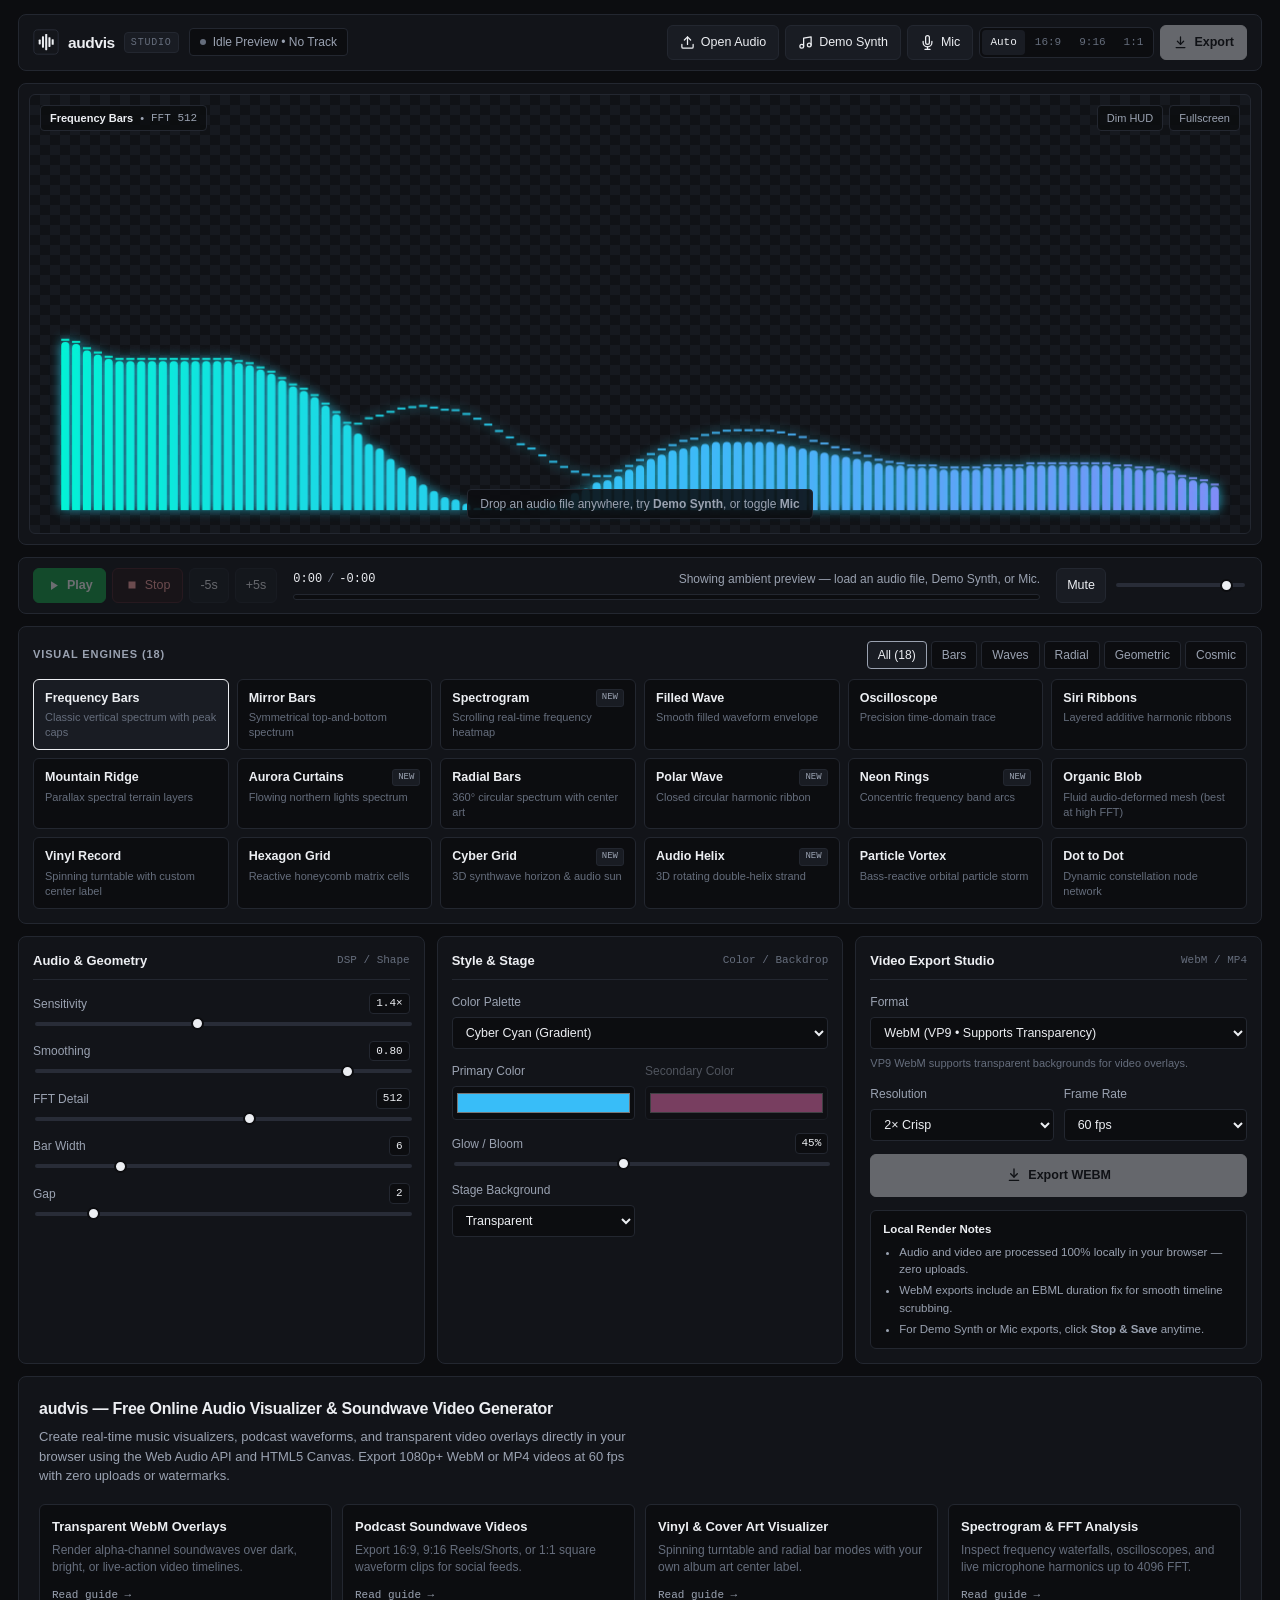
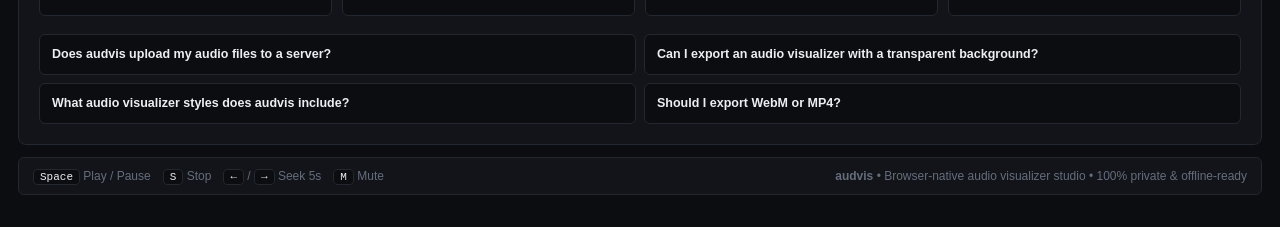
<file: index.html>
<!DOCTYPE html>
<html lang="en">
<head>
  <meta charset="UTF-8" />
  <meta name="viewport" content="width=device-width, initial-scale=1.0" />
  <title>audvis — Free Online Audio Visualizer &amp; Soundwave Video Generator</title>
  <meta name="description" content="audvis is a free, local-first browser audio visualizer and soundwave generator with 18 styles, live mic and demo synth modes, and transparent WebM or MP4 video export." />
  <meta name="keywords" content="audvis, audio visualizer, soundwave generator, music visualizer online, waveform video maker, transparent webm audio visualizer, mp4 audio visualizer, web audio api" />
  <meta name="author" content="NonLaHu" />
  <meta name="robots" content="index, follow, max-image-preview:large" />
  <meta name="theme-color" content="#0c0d10" />
  <link rel="canonical" href="https://audvis-ivory.vercel.app/" />
  <link rel="manifest" href="./manifest.json" />
  <link rel="icon" type="image/svg+xml" href="./assets/audvis-icon.svg" />
  <link rel="apple-touch-icon" href="./assets/audvis-icon.svg" />

  <!-- Open Graph -->
  <meta property="og:type" content="website" />
  <meta property="og:locale" content="en_US" />
  <meta property="og:site_name" content="audvis" />
  <meta property="og:url" content="https://audvis-ivory.vercel.app/" />
  <meta property="og:title" content="audvis — Free Online Audio Visualizer &amp; Soundwave Video Generator" />
  <meta property="og:description" content="Create audio visualizers from MP3, WAV, live microphone, or built-in synth with 18 reactive engines and export transparent WebM or MP4 videos locally in your browser." />
  <meta property="og:image" content="https://audvis-ivory.vercel.app/assets/og-image.png" />
  <meta property="og:image:width" content="1200" />
  <meta property="og:image:height" content="630" />
  <meta property="og:image:alt" content="audvis browser audio visualizer and soundwave studio" />

  <!-- Twitter Card -->
  <meta name="twitter:card" content="summary_large_image" />
  <meta name="twitter:title" content="audvis — Free Online Audio Visualizer &amp; Soundwave Video Generator" />
  <meta name="twitter:description" content="18 browser-native audio visualizers, real-time Web Audio DSP controls, and transparent WebM / MP4 video export with zero uploads." />
  <meta name="twitter:image" content="https://audvis-ivory.vercel.app/assets/og-image.png" />
  <meta name="twitter:image:alt" content="audvis browser audio visualizer and soundwave studio" />

  <!-- Structured Data -->
  <script type="application/ld+json">
    {
      "@context": "https://schema.org",
      "@graph": [
        {
          "@type": "WebApplication",
          "name": "audvis",
          "alternateName": "audvis Audio Visualizer Studio",
          "url": "https://audvis-ivory.vercel.app/",
          "applicationCategory": "MultimediaApplication",
          "operatingSystem": "Any",
          "browserRequirements": "Requires JavaScript, HTML5 Canvas, and Web Audio API",
          "isAccessibleForFree": true,
          "offers": {
            "@type": "Offer",
            "price": "0",
            "priceCurrency": "USD"
          },
          "description": "Local-first online audio visualizer and soundwave video generator with 18 reactive styles, live microphone support, and transparent WebM or MP4 video export.",
          "featureList": [
            "18 audio visualizer engines including Frequency Bars, Mirror Bars, Spectrogram, Radial Bars, Polar Wave, Neon Rings, Vinyl Record, Cyber Grid, Audio Helix, and Particle Vortex",
            "100% client-side Web Audio API analysis with no file uploads",
            "Transparent WebM (VP9) and MP4 video export up to 3x resolution at 60 fps",
            "Built-in 118 BPM Demo Synth and live microphone visualization",
            "Custom center artwork for radial and vinyl visualizers"
          ],
          "author": {
            "@type": "Person",
            "name": "NonLaHu",
            "url": "https://github.com/NonLaHu"
          }
        },
        {
          "@type": "FAQPage",
          "mainEntity": [
            {
              "@type": "Question",
              "name": "Does audvis upload my audio files to a server?",
              "acceptedAnswer": {
                "@type": "Answer",
                "text": "No. audvis runs entirely locally inside your browser using the Web Audio API and HTML5 Canvas, so your audio files and microphone recordings never leave your device."
              }
            },
            {
              "@type": "Question",
              "name": "Can I export an audio visualizer with a transparent background?",
              "acceptedAnswer": {
                "@type": "Answer",
                "text": "Yes. Set Stage Background to Transparent and Export Format to WebM (VP9) to render a video with an alpha channel for video editor overlays."
              }
            },
            {
              "@type": "Question",
              "name": "What audio visualizer styles does audvis include?",
              "acceptedAnswer": {
                "@type": "Answer",
                "text": "audvis includes 18 visualizers: Frequency Bars, Mirror Bars, Spectrogram, Filled Wave, Oscilloscope, Siri Ribbons, Mountain Ridge, Aurora Curtains, Radial Bars, Polar Wave, Neon Rings, Organic Blob, Vinyl Record, Hexagon Grid, Cyber Grid, Audio Helix, Particle Vortex, and Dot to Dot."
              }
            },
            {
              "@type": "Question",
              "name": "Should I export WebM or MP4?",
              "acceptedAnswer": {
                "@type": "Answer",
                "text": "Choose WebM (VP9) when you need transparent backgrounds and smaller overlay files. Choose MP4 when importing directly into Premiere Pro, Final Cut Pro, or Safari (MP4 uses an opaque backdrop)."
              }
            }
          ]
        }
      ]
    }
  </script>

  <link rel="stylesheet" href="./css/audvis.css" />
</head>
<body>
  <div class="audvis-shell">

    <!-- 1. Studio Topbar -->
    <header class="topbar">
      <div class="brand-group">
        <a href="./index.html" class="brand-logo" aria-label="audvis home">
          <img src="./assets/audvis-icon.svg" alt="audvis emblem" width="26" height="26" />
          <span class="brand-name">audvis</span>
          <span class="brand-tag">Studio</span>
        </a>

        <div id="trackPill" class="track-pill" title="Active audio source">
          <span class="track-pill-dot" aria-hidden="true"></span>
          <span id="trackPillText" class="track-pill-text">Idle Preview • No Track</span>
        </div>
      </div>

      <div class="topbar-actions">
        <input type="file" id="audioInput" accept="audio/*" hidden />
        <button id="openAudioBtn" type="button" class="btn">
          <svg width="15" height="15" viewBox="0 0 24 24" fill="none" stroke="currentColor" stroke-width="2" stroke-linecap="round" stroke-linejoin="round" aria-hidden="true"><path d="M21 15v4a2 2 0 0 1-2 2H5a2 2 0 0 1-2-2v-4"/><polyline points="17 8 12 3 7 8"/><line x1="12" y1="3" x2="12" y2="15"/></svg>
          <span>Open Audio</span>
        </button>

        <button id="demoBtn" type="button" class="btn" title="Play built-in 118 BPM synth">
          <svg width="15" height="15" viewBox="0 0 24 24" fill="none" stroke="currentColor" stroke-width="2" stroke-linecap="round" stroke-linejoin="round" aria-hidden="true"><path d="M9 18V5l12-2v13"/><circle cx="6" cy="18" r="3"/><circle cx="18" cy="16" r="3"/></svg>
          <span>Demo Synth</span>
        </button>

        <button id="micBtn" type="button" class="btn" title="Visualize live microphone input">
          <svg width="15" height="15" viewBox="0 0 24 24" fill="none" stroke="currentColor" stroke-width="2" stroke-linecap="round" stroke-linejoin="round" aria-hidden="true"><path d="M12 1a3 3 0 0 0-3 3v8a3 3 0 0 0 6 0V4a3 3 0 0 0-3-3z"/><path d="M19 10v2a7 7 0 0 1-14 0v-2"/><line x1="12" y1="19" x2="12" y2="23"/><line x1="8" y1="23" x2="16" y2="23"/></svg>
          <span>Mic</span>
        </button>

        <div class="aspect-switcher" role="group" aria-label="Stage aspect ratio">
          <button type="button" class="aspect-btn active" data-aspect="auto">Auto</button>
          <button type="button" class="aspect-btn" data-aspect="16-9">16:9</button>
          <button type="button" class="aspect-btn" data-aspect="9-16">9:16</button>
          <button type="button" class="aspect-btn" data-aspect="1-1">1:1</button>
        </div>

        <button id="quickExportBtn" type="button" class="btn btn-primary" disabled>
          <svg width="15" height="15" viewBox="0 0 24 24" fill="none" stroke="currentColor" stroke-width="2" stroke-linecap="round" stroke-linejoin="round" aria-hidden="true"><path d="M12 3v12"/><path d="m7 10 5 5 5-5"/><path d="M5 20h14"/></svg>
          <span>Export</span>
        </button>
      </div>
    </header>

    <main class="audvis-main">
    <!-- 2. Hero Canvas Stage -->
    <section class="stage-section" aria-label="Visualizer Stage">
      <div id="stageViewport" class="stage-viewport checkerboard">
        <canvas id="visualizer"></canvas>

        <div id="stageHud" class="stage-hud">
          <div class="stage-hud-row">
            <div class="hud-pill">
              <strong id="hudModeName">Frequency Bars</strong>
              <span>•</span>
              <span id="hudFftBadge" class="hud-mono">FFT 512</span>
            </div>

            <div style="display:flex;gap:6px;">
              <button id="hudToggleBtn" type="button" class="hud-btn">Dim HUD</button>
              <button id="fullscreenBtn" type="button" class="hud-btn">Fullscreen</button>
            </div>
          </div>

          <div id="stageEmptyBanner" class="stage-empty-banner">
            Drop an audio file anywhere, try <strong>Demo Synth</strong>, or toggle <strong>Mic</strong>
          </div>
        </div>

        <div id="dropOverlay" class="drop-overlay">
          <svg width="36" height="36" viewBox="0 0 24 24" fill="none" stroke="currentColor" stroke-width="2" aria-hidden="true"><path d="M21 15v4a2 2 0 0 1-2 2H5a2 2 0 0 1-2-2v-4"/><polyline points="17 8 12 3 7 8"/><line x1="12" y1="3" x2="12" y2="15"/></svg>
          <span>Drop audio file to load into audvis</span>
        </div>

        <div id="exportOverlay" class="export-overlay hidden" role="dialog" aria-modal="true" aria-labelledby="exportTitle">
          <div class="export-modal">
            <h3 id="exportTitle">Exporting WebM…</h3>
            <div id="exportProgress" class="export-progress-text">Preparing…</div>
            <div class="export-bar-track">
              <div id="exportProgressBar" class="export-bar-fill"></div>
            </div>
            <p style="font-size:12px;color:var(--text-muted);margin:0;">
              Video renders in real time locally in your browser. Keep this tab active until download starts.
            </p>
            <div class="export-modal-actions">
              <button id="exportStopSaveBtn" type="button" class="btn btn-primary hidden">Stop &amp; Save</button>
              <button id="exportCancelBtn" type="button" class="btn btn-danger">Cancel</button>
            </div>
          </div>
        </div>
      </div>
    </section>

    <!-- 3. Transport & Interactive Scrubber Deck -->
    <section class="transport-deck" aria-label="Playback Transport">
      <div class="transport-buttons">
        <button id="playButton" type="button" class="btn btn-play" disabled>
          <svg id="playIcon" width="15" height="15" viewBox="0 0 24 24" fill="currentColor" aria-hidden="true"><path d="M8 5v14l11-7z"/></svg>
          <span id="playButtonLabel">Play</span>
        </button>

        <button id="stopButton" type="button" class="btn btn-danger" disabled>
          <svg width="14" height="14" viewBox="0 0 24 24" fill="currentColor" aria-hidden="true"><path d="M6 6h12v12H6z"/></svg>
          <span>Stop</span>
        </button>

        <button id="back5Btn" type="button" class="btn btn-icon" title="Rewind 5 seconds" disabled>-5s</button>
        <button id="fwd5Btn" type="button" class="btn btn-icon" title="Forward 5 seconds" disabled>+5s</button>
      </div>

      <div class="timeline-area">
        <div class="timeline-meta">
          <div class="time-readout">
            <span id="timeCurrent">0:00</span>
            <span class="time-sep">/</span>
            <span id="timeRemaining">-0:00</span>
          </div>
          <div id="status" class="status-line">Load an audio file, Demo Synth, or Mic to begin.</div>
        </div>
        <div id="seekTrack" class="seek-track" title="Click or drag to seek">
          <div id="progressBar" class="seek-fill"></div>
        </div>
      </div>

      <div class="volume-area">
        <button id="muteBtn" type="button" class="btn btn-icon">Mute</button>
        <input id="volumeSlider" type="range" min="0" max="1" step="0.01" value="0.9" class="volume-slider" aria-label="Volume" />
      </div>
    </section>

    <!-- 4. Visual Mode Strip (18 Visualizers) -->
    <section class="mode-strip" aria-label="Visualizer Styles">
      <div class="mode-strip-header">
        <span class="section-label">Visual Engines (18)</span>
        <div id="categoryTabs" class="category-tabs" role="tablist" aria-label="Filter visualizer categories">
          <button type="button" class="cat-tab active" data-cat="all">All (18)</button>
          <button type="button" class="cat-tab" data-cat="bars">Bars</button>
          <button type="button" class="cat-tab" data-cat="waves">Waves</button>
          <button type="button" class="cat-tab" data-cat="radial">Radial</button>
          <button type="button" class="cat-tab" data-cat="geometric">Geometric</button>
          <button type="button" class="cat-tab" data-cat="cosmic">Cosmic</button>
        </div>
      </div>

      <div id="presetGrid" class="preset-grid"></div>
    </section>

    <!-- 5. Three-Column Modular Inspector -->
    <section class="inspector-grid" aria-label="Studio Controls">

      <!-- Module 1: Audio & Geometry -->
      <div class="inspector-card">
        <div class="inspector-head">
          <h2 class="inspector-title">Audio &amp; Geometry</h2>
          <span class="inspector-sub">DSP / Shape</span>
        </div>

        <div class="control-group">
          <div class="control-row">
            <label for="sensitivity" class="control-label">Sensitivity</label>
            <span id="sensitivityVal" class="kbd-val">1.4×</span>
          </div>
          <input id="sensitivity" type="range" min="0.2" max="3" step="0.1" value="1.4" />
        </div>

        <div class="control-group">
          <div class="control-row">
            <label for="smoothing" class="control-label">Smoothing</label>
            <span id="smoothingVal" class="kbd-val">0.80</span>
          </div>
          <input id="smoothing" type="range" min="0" max="0.95" step="0.05" value="0.8" />
        </div>

        <div class="control-group">
          <div class="control-row">
            <label for="fftSize" class="control-label">FFT Detail</label>
            <span id="fftSizeVal" class="kbd-val">512</span>
          </div>
          <input id="fftSize" type="range" min="5" max="12" step="1" value="9" />
        </div>

        <div id="barWidthContainer" class="control-group">
          <div class="control-row">
            <label for="barWidth" class="control-label">Bar Width</label>
            <span id="barWidthVal" class="kbd-val">6</span>
          </div>
          <input id="barWidth" type="range" min="1" max="24" step="1" value="6" />
        </div>

        <div id="gapContainer" class="control-group">
          <div class="control-row">
            <label for="gapWidth" class="control-label">Gap</label>
            <span id="gapWidthVal" class="kbd-val">2</span>
          </div>
          <input id="gapWidth" type="range" min="0" max="14" step="1" value="2" />
        </div>

        <div id="radialLengthContainer" class="control-group hidden">
          <div class="control-row">
            <label for="radialLength" class="control-label">Radial Scale</label>
            <span id="radialLengthVal" class="kbd-val">1.0×</span>
          </div>
          <input id="radialLength" type="range" min="0.5" max="3" step="0.1" value="1.0" />
        </div>

        <div id="smartTip" class="tip-box hidden"></div>
      </div>

      <!-- Module 2: Appearance & Stage -->
      <div class="inspector-card">
        <div class="inspector-head">
          <h2 class="inspector-title">Style &amp; Stage</h2>
          <span class="inspector-sub">Color / Backdrop</span>
        </div>

        <div class="control-group">
          <label for="colorMode" class="control-label">Color Palette</label>
          <select id="colorMode" class="select-input">
            <option value="cyber">Cyber Cyan (Gradient)</option>
            <option value="sunset">Neon Sunset (Gradient)</option>
            <option value="emerald">Emerald Pulse (Gradient)</option>
            <option value="prism">Prism Rainbow</option>
            <option value="rosegold">Rose Gold</option>
            <option value="duotone">Custom Duotone (Primary + Secondary)</option>
            <option value="solid">Solid Primary Color</option>
          </select>
        </div>

        <div class="two-col">
          <div class="control-group">
            <label for="graphColor" class="control-label">Primary Color</label>
            <input type="color" id="graphColor" value="#38bdf8" class="color-input" />
          </div>
          <div id="secondaryColorWrap" class="control-group">
            <label for="secondaryColor" class="control-label">Secondary Color</label>
            <input type="color" id="secondaryColor" value="#f472b6" class="color-input" />
          </div>
        </div>

        <div class="control-group">
          <div class="control-row">
            <label for="glowSlider" class="control-label">Glow / Bloom</label>
            <span id="glowVal" class="kbd-val">45%</span>
          </div>
          <input id="glowSlider" type="range" min="0" max="100" step="5" value="45" />
        </div>

        <div class="two-col">
          <div class="control-group">
            <label for="bgMode" class="control-label">Stage Background</label>
            <select id="bgMode" class="select-input">
              <option value="transparent">Transparent</option>
              <option value="dark">Obsidian Dark</option>
              <option value="light">Studio Light</option>
              <option value="custom">Custom Color</option>
            </select>
          </div>
          <div id="bgCustomColorContainer" class="control-group hidden">
            <label for="bgCustomColor" class="control-label">Custom BG</label>
            <input type="color" id="bgCustomColor" value="#0b0d12" class="color-input" />
          </div>
        </div>

        <div id="radialImageContainer" class="control-group hidden">
          <label class="control-label">Center Artwork (Radial / Vinyl Label)</label>
          <div class="art-row">
            <div class="file-btn-wrap">
              <button type="button" class="btn" style="width:100%;">
                <span id="centerImageLabel">Upload Center Art</span>
              </button>
              <input type="file" id="radialImage" accept="image/*" />
            </div>
            <button id="clearCenterImageBtn" type="button" class="btn btn-danger hidden">Clear</button>
          </div>
        </div>
      </div>

      <!-- Module 3: Video Export Studio -->
      <div class="inspector-card">
        <div class="inspector-head">
          <h2 class="inspector-title">Video Export Studio</h2>
          <span class="inspector-sub">WebM / MP4</span>
        </div>

        <div class="control-group">
          <label for="exportFormat" class="control-label">Format</label>
          <select id="exportFormat" class="select-input">
            <option value="webm" selected>WebM (VP9 • Supports Transparency)</option>
            <option value="mp4">MP4 (Best for Video Editors)</option>
          </select>
          <span id="exportFormatHint" style="font-size:11px;color:var(--text-muted);"></span>
        </div>

        <div class="two-col">
          <div class="control-group">
            <label for="exportScale" class="control-label">Resolution</label>
            <select id="exportScale" class="select-input">
              <option value="1">1× Preview</option>
              <option value="1.5">1.5× HD</option>
              <option value="2" selected>2× Crisp</option>
              <option value="3">3× Ultra</option>
            </select>
          </div>

          <div class="control-group">
            <label for="exportFps" class="control-label">Frame Rate</label>
            <select id="exportFps" class="select-input">
              <option value="30">30 fps</option>
              <option value="60" selected>60 fps</option>
            </select>
          </div>
        </div>

        <button id="exportButton" type="button" class="btn btn-primary" style="width:100%;padding:11px 14px;" disabled>
          <svg width="16" height="16" viewBox="0 0 24 24" fill="none" stroke="currentColor" stroke-width="2" stroke-linecap="round" stroke-linejoin="round" aria-hidden="true"><path d="M12 3v12"/><path d="m7 10 5 5 5-5"/><path d="M5 20h14"/></svg>
          <span id="exportButtonLabel">Export WEBM</span>
        </button>

        <div class="notes-box">
          <strong style="color:var(--text-primary);">Local Render Notes</strong>
          <ul>
            <li>Audio and video are processed 100% locally in your browser — zero uploads.</li>
            <li>WebM exports include an EBML duration fix for smooth timeline scrubbing.</li>
            <li>For Demo Synth or Mic exports, click <strong>Stop &amp; Save</strong> anytime.</li>
          </ul>
        </div>
      </div>

    </section>

    <!-- Below-the-fold Overview, Use-Case Guides & FAQ -->
    <section class="seo-section" aria-label="About audvis and workflow guides">
      <div class="seo-header">
        <h1>audvis — Free Online Audio Visualizer &amp; Soundwave Video Generator</h1>
        <p>
          Create real-time music visualizers, podcast waveforms, and transparent video overlays directly in your browser using the Web Audio API and HTML5 Canvas. Export 1080p+ WebM or MP4 videos at 60 fps with zero uploads or watermarks.
        </p>
      </div>

      <div class="seo-grid">
        <a class="seo-card" href="./transparent-webm-visualizer.html">
          <h3>Transparent WebM Overlays</h3>
          <p>Render alpha-channel soundwaves over dark, bright, or live-action video timelines.</p>
          <span class="seo-card-link">Read guide →</span>
        </a>
        <a class="seo-card" href="./podcast-soundwave-generator.html">
          <h3>Podcast Soundwave Videos</h3>
          <p>Export 16:9, 9:16 Reels/Shorts, or 1:1 square waveform clips for social feeds.</p>
          <span class="seo-card-link">Read guide →</span>
        </a>
        <a class="seo-card" href="./vinyl-music-visualizer.html">
          <h3>Vinyl &amp; Cover Art Visualizer</h3>
          <p>Spinning turntable and radial bar modes with your own album art center label.</p>
          <span class="seo-card-link">Read guide →</span>
        </a>
        <a class="seo-card" href="./spectrogram-audio-visualizer.html">
          <h3>Spectrogram &amp; FFT Analysis</h3>
          <p>Inspect frequency waterfalls, oscilloscopes, and live microphone harmonics up to 4096 FFT.</p>
          <span class="seo-card-link">Read guide →</span>
        </a>
      </div>

      <div class="faq-list">
        <details class="faq-item">
          <summary>Does audvis upload my audio files to a server?</summary>
          <p>No. audvis runs entirely locally inside your browser using the Web Audio API and HTML5 Canvas, so your audio files and microphone recordings never leave your device.</p>
        </details>
        <details class="faq-item">
          <summary>Can I export an audio visualizer with a transparent background?</summary>
          <p>Yes. Set Stage Background to Transparent and Export Format to WebM (VP9) to render a video with an alpha channel for video editor overlays.</p>
        </details>
        <details class="faq-item">
          <summary>What audio visualizer styles does audvis include?</summary>
          <p>audvis includes 18 visualizers: Frequency Bars, Mirror Bars, Spectrogram, Filled Wave, Oscilloscope, Siri Ribbons, Mountain Ridge, Aurora Curtains, Radial Bars, Polar Wave, Neon Rings, Organic Blob, Vinyl Record, Hexagon Grid, Cyber Grid, Audio Helix, Particle Vortex, and Dot to Dot.</p>
        </details>
        <details class="faq-item">
          <summary>Should I export WebM or MP4?</summary>
          <p>Choose WebM (VP9) when you need transparent backgrounds and smaller overlay files. Choose MP4 when importing directly into Premiere Pro, Final Cut Pro, or Safari (MP4 uses an opaque backdrop).</p>
        </details>
      </div>
    </section>
    </main>

    <!-- 6. Keyboard Shortcuts & Minimal Footer -->
    <footer class="shortcuts-bar">
      <div class="shortcuts-list">
        <span><span class="kbd">Space</span> Play / Pause</span>
        <span><span class="kbd">S</span> Stop</span>
        <span><span class="kbd">←</span> / <span class="kbd">→</span> Seek 5s</span>
        <span><span class="kbd">M</span> Mute</span>
      </div>
      <div>
        <strong>audvis</strong> • Browser-native audio visualizer studio • 100% private &amp; offline-ready
      </div>
    </footer>

  </div>

  <noscript>
    <p style="color:#eceef2;text-align:center;padding:24px;font-family:sans-serif;">
      audvis requires JavaScript to analyze audio with the Web Audio API and render canvas visualizations.
    </p>
  </noscript>

  <script defer src="./js/webm-duration.js"></script>
  <script defer src="./js/audio-engine.js"></script>
  <script defer src="./js/visualizers.js"></script>
  <script defer src="./js/exporter.js"></script>
  <script defer src="./js/app.js"></script>
</body>
</html>
</file>
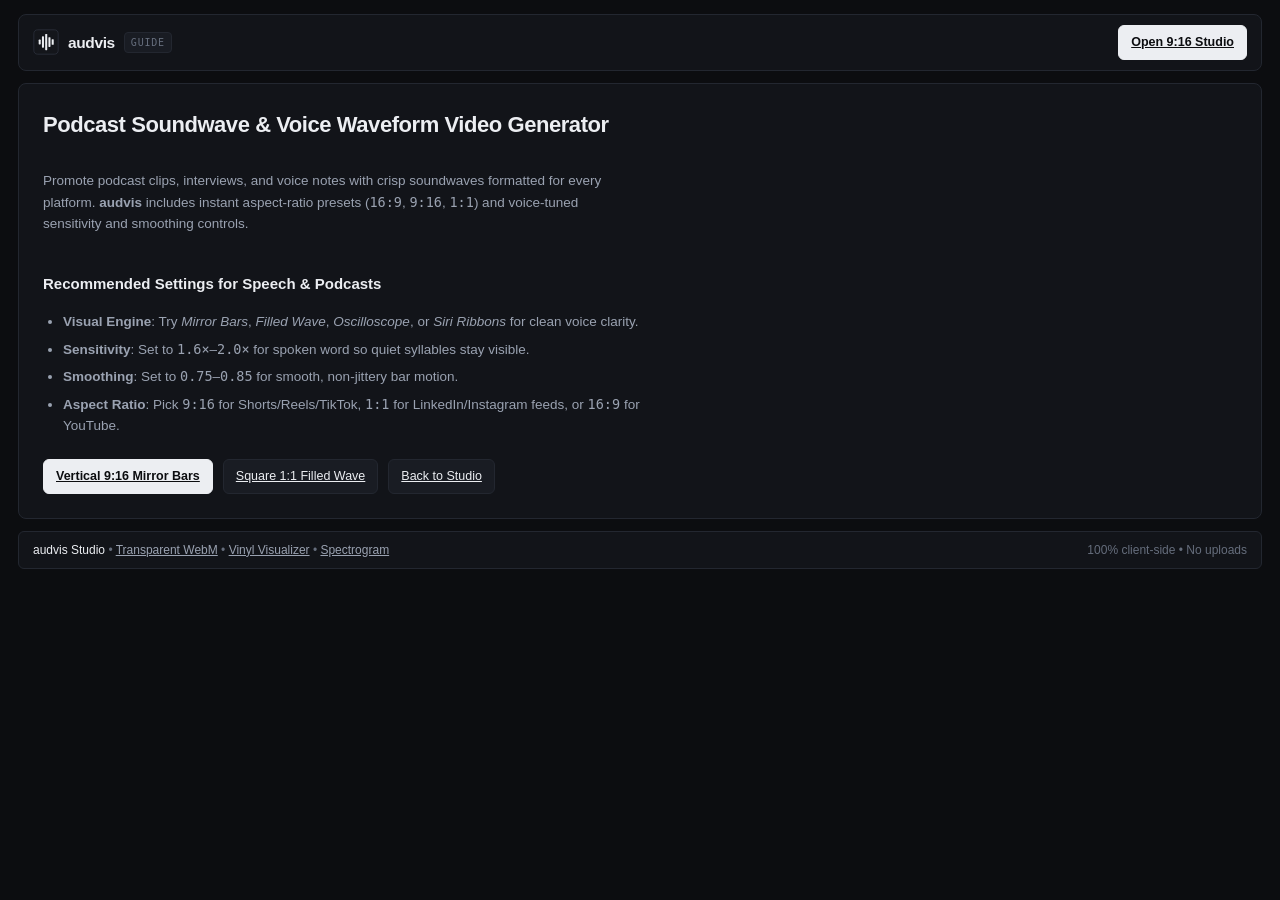
<file: podcast-soundwave-generator.html>
<!DOCTYPE html>
<html lang="en">
<head>
  <meta charset="UTF-8" />
  <meta name="viewport" content="width=device-width, initial-scale=1.0" />
  <title>Podcast Soundwave Generator — 9:16, 1:1 &amp; 16:9 Waveform Videos | audvis</title>
  <meta name="description" content="Turn podcast episodes and voice clips into clean animated soundwave videos for YouTube Shorts, Reels, TikTok (9:16), Instagram (1:1), and YouTube (16:9) locally in your browser." />
  <meta name="robots" content="index, follow, max-image-preview:large" />
  <meta name="theme-color" content="#0c0d10" />
  <link rel="canonical" href="https://audvis-ivory.vercel.app/podcast-soundwave-generator.html" />
  <link rel="icon" type="image/svg+xml" href="./assets/audvis-icon.svg" />
  <meta property="og:type" content="article" />
  <meta property="og:site_name" content="audvis" />
  <meta property="og:url" content="https://audvis-ivory.vercel.app/podcast-soundwave-generator.html" />
  <meta property="og:title" content="Podcast Soundwave Generator — 9:16, 1:1 &amp; 16:9 Waveform Videos | audvis" />
  <meta property="og:description" content="Export clean podcast waveform clips in vertical 9:16, square 1:1, or widescreen 16:9 with zero watermarks." />
  <meta property="og:image" content="https://audvis-ivory.vercel.app/assets/og-image.png" />
  <meta name="twitter:card" content="summary_large_image" />
  <meta name="twitter:title" content="Podcast Soundwave Generator | audvis" />
  <meta name="twitter:description" content="Create podcast soundwave videos in 9:16, 1:1, or 16:9 directly in your browser." />
  <meta name="twitter:image" content="https://audvis-ivory.vercel.app/assets/og-image.png" />
  <script type="application/ld+json">
    {
      "@context": "https://schema.org",
      "@type": "BreadcrumbList",
      "itemListElement": [
        { "@type": "ListItem", "position": 1, "name": "audvis", "item": "https://audvis-ivory.vercel.app/" },
        { "@type": "ListItem", "position": 2, "name": "Podcast Soundwave Generator", "item": "https://audvis-ivory.vercel.app/podcast-soundwave-generator.html" }
      ]
    }
  </script>
  <link rel="stylesheet" href="./css/audvis.css" />
</head>
<body>
  <div class="audvis-shell">
    <header class="topbar">
      <div class="brand-group">
        <a href="./index.html" class="brand-logo" aria-label="audvis home">
          <img src="./assets/audvis-icon.svg" alt="audvis emblem" width="26" height="26" />
          <span class="brand-name">audvis</span>
          <span class="brand-tag">Guide</span>
        </a>
      </div>
      <div class="topbar-actions">
        <a href="./index.html?style=mirrorBars&aspect=9-16&bg=dark" class="btn btn-primary">Open 9:16 Studio</a>
      </div>
    </header>

    <main class="guide-article">
      <h1>Podcast Soundwave &amp; Voice Waveform Video Generator</h1>
      <p>
        Promote podcast clips, interviews, and voice notes with crisp soundwaves formatted for every platform. <strong>audvis</strong> includes instant aspect-ratio presets (<code>16:9</code>, <code>9:16</code>, <code>1:1</code>) and voice-tuned sensitivity and smoothing controls.
      </p>

      <h2>Recommended Settings for Speech &amp; Podcasts</h2>
      <ul>
        <li><strong>Visual Engine</strong>: Try <em>Mirror Bars</em>, <em>Filled Wave</em>, <em>Oscilloscope</em>, or <em>Siri Ribbons</em> for clean voice clarity.</li>
        <li><strong>Sensitivity</strong>: Set to <code>1.6×</code>–<code>2.0×</code> for spoken word so quiet syllables stay visible.</li>
        <li><strong>Smoothing</strong>: Set to <code>0.75</code>–<code>0.85</code> for smooth, non-jittery bar motion.</li>
        <li><strong>Aspect Ratio</strong>: Pick <code>9:16</code> for Shorts/Reels/TikTok, <code>1:1</code> for LinkedIn/Instagram feeds, or <code>16:9</code> for YouTube.</li>
      </ul>

      <div class="guide-cta-row">
        <a href="./index.html?style=mirrorBars&aspect=9-16&bg=dark" class="btn btn-primary">Vertical 9:16 Mirror Bars</a>
        <a href="./index.html?style=wave&aspect=1-1&bg=dark" class="btn">Square 1:1 Filled Wave</a>
        <a href="./index.html" class="btn">Back to Studio</a>
      </div>
    </main>

    <footer class="shortcuts-bar">
      <div><a href="./index.html" style="color:var(--text-primary);text-decoration:none;">audvis Studio</a> • <a href="./transparent-webm-visualizer.html" style="color:var(--text-secondary);">Transparent WebM</a> • <a href="./vinyl-music-visualizer.html" style="color:var(--text-secondary);">Vinyl Visualizer</a> • <a href="./spectrogram-audio-visualizer.html" style="color:var(--text-secondary);">Spectrogram</a></div>
      <div>100% client-side • No uploads</div>
    </footer>
  </div>
</body>
</html>
</file>
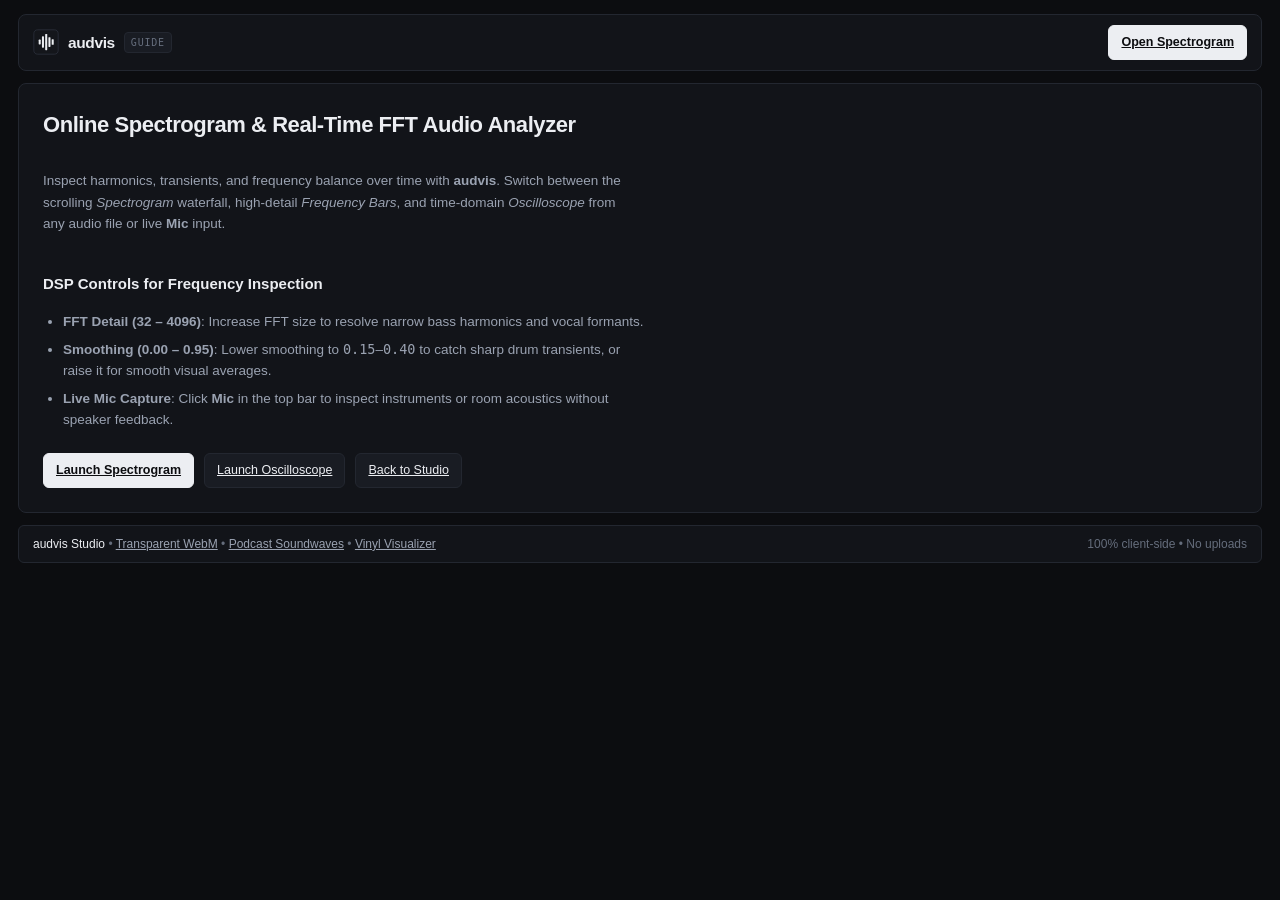
<file: spectrogram-audio-visualizer.html>
<!DOCTYPE html>
<html lang="en">
<head>
  <meta charset="UTF-8" />
  <meta name="viewport" content="width=device-width, initial-scale=1.0" />
  <title>Online Spectrogram &amp; FFT Spectrum Analyzer | audvis</title>
  <meta name="description" content="Visualize scrolling frequency spectrograms, FFT bars up to 4096 bins, and real-time oscilloscopes from audio files or your live microphone in your browser." />
  <meta name="robots" content="index, follow, max-image-preview:large" />
  <meta name="theme-color" content="#0c0d10" />
  <link rel="canonical" href="https://audvis-ivory.vercel.app/spectrogram-audio-visualizer.html" />
  <link rel="icon" type="image/svg+xml" href="./assets/audvis-icon.svg" />
  <meta property="og:type" content="article" />
  <meta property="og:site_name" content="audvis" />
  <meta property="og:url" content="https://audvis-ivory.vercel.app/spectrogram-audio-visualizer.html" />
  <meta property="og:title" content="Online Spectrogram &amp; FFT Spectrum Analyzer | audvis" />
  <meta property="og:description" content="Real-time scrolling waterfall spectrogram, FFT detail up to 4096, and live microphone visualization." />
  <meta property="og:image" content="https://audvis-ivory.vercel.app/assets/og-image.png" />
  <meta name="twitter:card" content="summary_large_image" />
  <meta name="twitter:title" content="Online Spectrogram &amp; FFT Analyzer | audvis" />
  <meta name="twitter:description" content="Inspect live audio frequencies with scrolling spectrograms, oscilloscopes, and 4096 FFT detail." />
  <meta name="twitter:image" content="https://audvis-ivory.vercel.app/assets/og-image.png" />
  <script type="application/ld+json">
    {
      "@context": "https://schema.org",
      "@type": "BreadcrumbList",
      "itemListElement": [
        { "@type": "ListItem", "position": 1, "name": "audvis", "item": "https://audvis-ivory.vercel.app/" },
        { "@type": "ListItem", "position": 2, "name": "Spectrogram & FFT Analysis", "item": "https://audvis-ivory.vercel.app/spectrogram-audio-visualizer.html" }
      ]
    }
  </script>
  <link rel="stylesheet" href="./css/audvis.css" />
</head>
<body>
  <div class="audvis-shell">
    <header class="topbar">
      <div class="brand-group">
        <a href="./index.html" class="brand-logo" aria-label="audvis home">
          <img src="./assets/audvis-icon.svg" alt="audvis emblem" width="26" height="26" />
          <span class="brand-name">audvis</span>
          <span class="brand-tag">Guide</span>
        </a>
      </div>
      <div class="topbar-actions">
        <a href="./index.html?style=waterfall&bg=dark" class="btn btn-primary">Open Spectrogram</a>
      </div>
    </header>

    <main class="guide-article">
      <h1>Online Spectrogram &amp; Real-Time FFT Audio Analyzer</h1>
      <p>
        Inspect harmonics, transients, and frequency balance over time with <strong>audvis</strong>. Switch between the scrolling <em>Spectrogram</em> waterfall, high-detail <em>Frequency Bars</em>, and time-domain <em>Oscilloscope</em> from any audio file or live <strong>Mic</strong> input.
      </p>

      <h2>DSP Controls for Frequency Inspection</h2>
      <ul>
        <li><strong>FFT Detail (32 – 4096)</strong>: Increase FFT size to resolve narrow bass harmonics and vocal formants.</li>
        <li><strong>Smoothing (0.00 – 0.95)</strong>: Lower smoothing to <code>0.15</code>–<code>0.40</code> to catch sharp drum transients, or raise it for smooth visual averages.</li>
        <li><strong>Live Mic Capture</strong>: Click <strong>Mic</strong> in the top bar to inspect instruments or room acoustics without speaker feedback.</li>
      </ul>

      <div class="guide-cta-row">
        <a href="./index.html?style=waterfall&bg=dark" class="btn btn-primary">Launch Spectrogram</a>
        <a href="./index.html?style=line&bg=dark" class="btn">Launch Oscilloscope</a>
        <a href="./index.html" class="btn">Back to Studio</a>
      </div>
    </main>

    <footer class="shortcuts-bar">
      <div><a href="./index.html" style="color:var(--text-primary);text-decoration:none;">audvis Studio</a> • <a href="./transparent-webm-visualizer.html" style="color:var(--text-secondary);">Transparent WebM</a> • <a href="./podcast-soundwave-generator.html" style="color:var(--text-secondary);">Podcast Soundwaves</a> • <a href="./vinyl-music-visualizer.html" style="color:var(--text-secondary);">Vinyl Visualizer</a></div>
      <div>100% client-side • No uploads</div>
    </footer>
  </div>
</body>
</html>
</file>
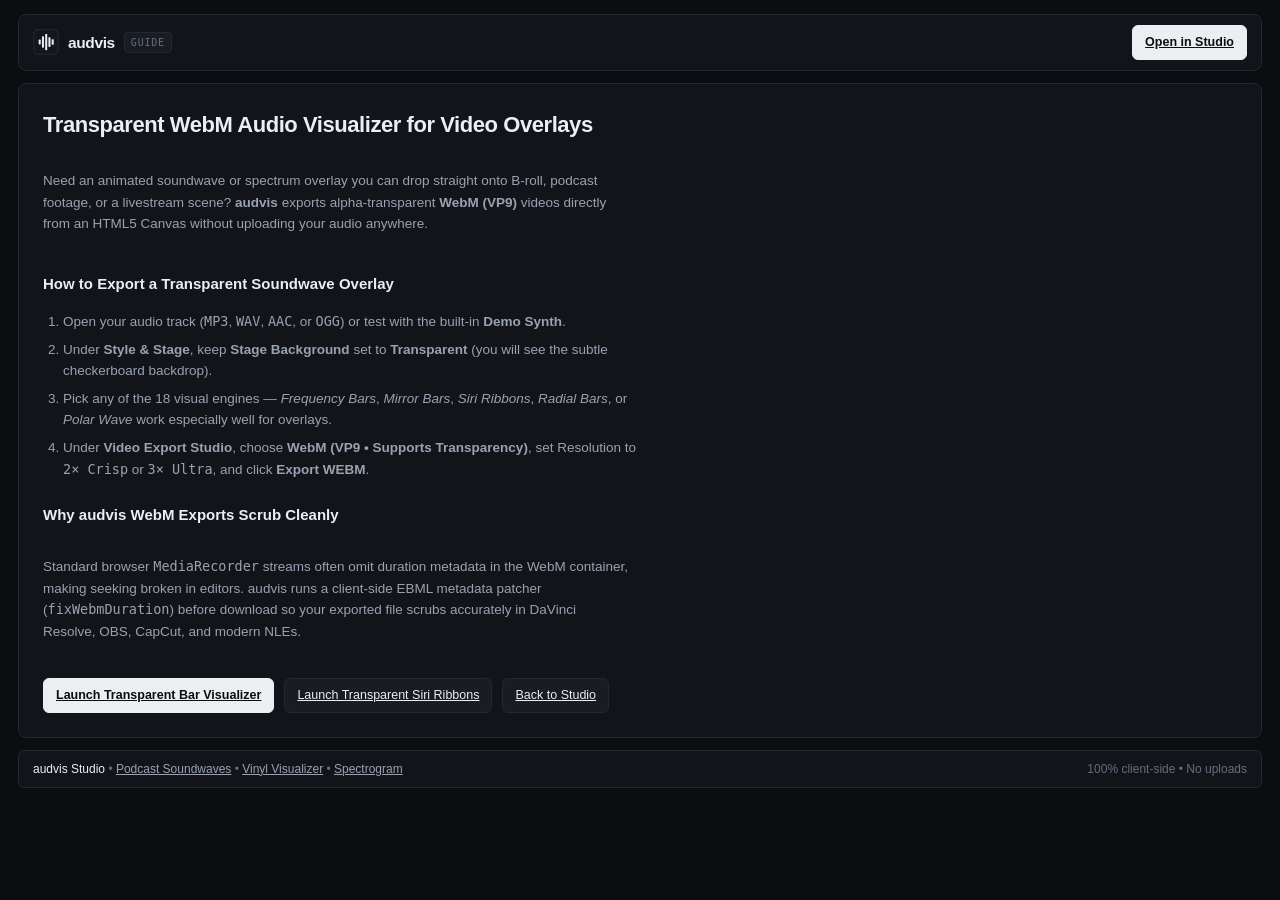
<file: transparent-webm-visualizer.html>
<!DOCTYPE html>
<html lang="en">
<head>
  <meta charset="UTF-8" />
  <meta name="viewport" content="width=device-width, initial-scale=1.0" />
  <title>Transparent WebM Audio Visualizer — Alpha Overlay Video Export | audvis</title>
  <meta name="description" content="Export transparent WebM (VP9) audio visualizer overlays directly in your browser. Zero uploads, 18 soundwave styles, and EBML duration fix for Premiere, DaVinci Resolve, and OBS." />
  <meta name="robots" content="index, follow, max-image-preview:large" />
  <meta name="theme-color" content="#0c0d10" />
  <link rel="canonical" href="https://audvis-ivory.vercel.app/transparent-webm-visualizer.html" />
  <link rel="icon" type="image/svg+xml" href="./assets/audvis-icon.svg" />
  <meta property="og:type" content="article" />
  <meta property="og:site_name" content="audvis" />
  <meta property="og:url" content="https://audvis-ivory.vercel.app/transparent-webm-visualizer.html" />
  <meta property="og:title" content="Transparent WebM Audio Visualizer — Alpha Overlay Export | audvis" />
  <meta property="og:description" content="Render alpha-transparent VP9 WebM soundwave overlays up to 3x resolution locally in your browser." />
  <meta property="og:image" content="https://audvis-ivory.vercel.app/assets/og-image.png" />
  <meta name="twitter:card" content="summary_large_image" />
  <meta name="twitter:title" content="Transparent WebM Audio Visualizer | audvis" />
  <meta name="twitter:description" content="Export transparent WebM (VP9) audio visualizer overlays in your browser with zero uploads." />
  <meta name="twitter:image" content="https://audvis-ivory.vercel.app/assets/og-image.png" />
  <script type="application/ld+json">
    {
      "@context": "https://schema.org",
      "@type": "BreadcrumbList",
      "itemListElement": [
        { "@type": "ListItem", "position": 1, "name": "audvis", "item": "https://audvis-ivory.vercel.app/" },
        { "@type": "ListItem", "position": 2, "name": "Transparent WebM Visualizer", "item": "https://audvis-ivory.vercel.app/transparent-webm-visualizer.html" }
      ]
    }
  </script>
  <link rel="stylesheet" href="./css/audvis.css" />
</head>
<body>
  <div class="audvis-shell">
    <header class="topbar">
      <div class="brand-group">
        <a href="./index.html" class="brand-logo" aria-label="audvis home">
          <img src="./assets/audvis-icon.svg" alt="audvis emblem" width="26" height="26" />
          <span class="brand-name">audvis</span>
          <span class="brand-tag">Guide</span>
        </a>
      </div>
      <div class="topbar-actions">
        <a href="./index.html?style=bar&bg=transparent&format=webm" class="btn btn-primary">Open in Studio</a>
      </div>
    </header>

    <main class="guide-article">
      <h1>Transparent WebM Audio Visualizer for Video Overlays</h1>
      <p>
        Need an animated soundwave or spectrum overlay you can drop straight onto B-roll, podcast footage, or a livestream scene? <strong>audvis</strong> exports alpha-transparent <strong>WebM (VP9)</strong> videos directly from an HTML5 Canvas without uploading your audio anywhere.
      </p>

      <h2>How to Export a Transparent Soundwave Overlay</h2>
      <ol>
        <li>Open your audio track (<code>MP3</code>, <code>WAV</code>, <code>AAC</code>, or <code>OGG</code>) or test with the built-in <strong>Demo Synth</strong>.</li>
        <li>Under <strong>Style &amp; Stage</strong>, keep <strong>Stage Background</strong> set to <strong>Transparent</strong> (you will see the subtle checkerboard backdrop).</li>
        <li>Pick any of the 18 visual engines — <em>Frequency Bars</em>, <em>Mirror Bars</em>, <em>Siri Ribbons</em>, <em>Radial Bars</em>, or <em>Polar Wave</em> work especially well for overlays.</li>
        <li>Under <strong>Video Export Studio</strong>, choose <strong>WebM (VP9 • Supports Transparency)</strong>, set Resolution to <code>2× Crisp</code> or <code>3× Ultra</code>, and click <strong>Export WEBM</strong>.</li>
      </ol>

      <h2>Why audvis WebM Exports Scrub Cleanly</h2>
      <p>
        Standard browser <code>MediaRecorder</code> streams often omit duration metadata in the WebM container, making seeking broken in editors. audvis runs a client-side EBML metadata patcher (<code>fixWebmDuration</code>) before download so your exported file scrubs accurately in DaVinci Resolve, OBS, CapCut, and modern NLEs.
      </p>

      <div class="guide-cta-row">
        <a href="./index.html?style=bar&bg=transparent&format=webm" class="btn btn-primary">Launch Transparent Bar Visualizer</a>
        <a href="./index.html?style=siri&bg=transparent&format=webm" class="btn">Launch Transparent Siri Ribbons</a>
        <a href="./index.html" class="btn">Back to Studio</a>
      </div>
    </main>

    <footer class="shortcuts-bar">
      <div><a href="./index.html" style="color:var(--text-primary);text-decoration:none;">audvis Studio</a> • <a href="./podcast-soundwave-generator.html" style="color:var(--text-secondary);">Podcast Soundwaves</a> • <a href="./vinyl-music-visualizer.html" style="color:var(--text-secondary);">Vinyl Visualizer</a> • <a href="./spectrogram-audio-visualizer.html" style="color:var(--text-secondary);">Spectrogram</a></div>
      <div>100% client-side • No uploads</div>
    </footer>
  </div>
</body>
</html>
</file>
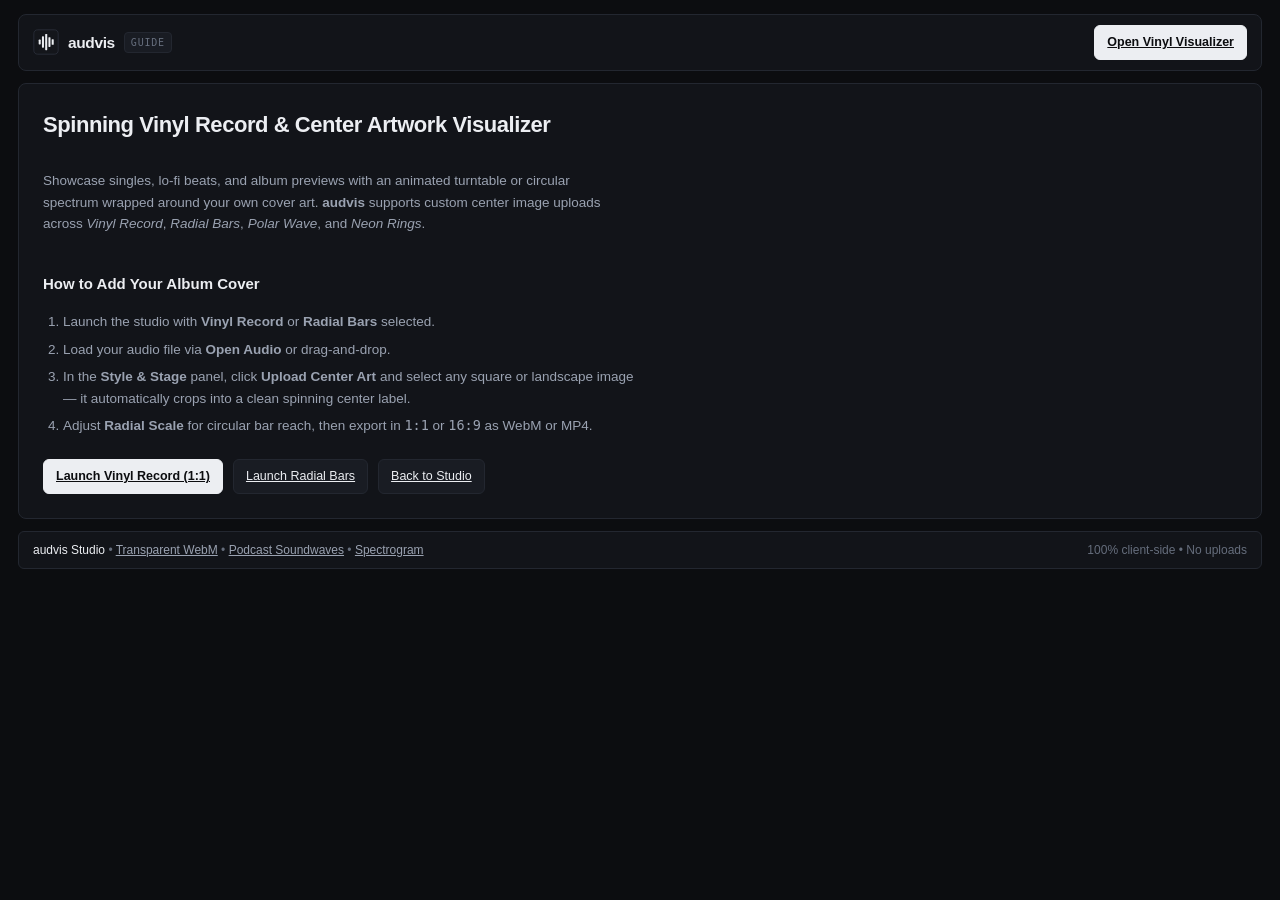
<file: vinyl-music-visualizer.html>
<!DOCTYPE html>
<html lang="en">
<head>
  <meta charset="UTF-8" />
  <meta name="viewport" content="width=device-width, initial-scale=1.0" />
  <title>Vinyl Record &amp; Cover Art Audio Visualizer Maker | audvis</title>
  <meta name="description" content="Create spinning vinyl record and radial cover-art music visualizers online. Upload your track and album art, customize colors, and export WebM or MP4 locally." />
  <meta name="robots" content="index, follow, max-image-preview:large" />
  <meta name="theme-color" content="#0c0d10" />
  <link rel="canonical" href="https://audvis-ivory.vercel.app/vinyl-music-visualizer.html" />
  <link rel="icon" type="image/svg+xml" href="./assets/audvis-icon.svg" />
  <meta property="og:type" content="article" />
  <meta property="og:site_name" content="audvis" />
  <meta property="og:url" content="https://audvis-ivory.vercel.app/vinyl-music-visualizer.html" />
  <meta property="og:title" content="Vinyl Record &amp; Cover Art Audio Visualizer Maker | audvis" />
  <meta property="og:description" content="Spinning turntable with animated tonearm, grooves, and custom center album artwork." />
  <meta property="og:image" content="https://audvis-ivory.vercel.app/assets/og-image.png" />
  <meta name="twitter:card" content="summary_large_image" />
  <meta name="twitter:title" content="Vinyl Record Audio Visualizer | audvis" />
  <meta name="twitter:description" content="Create spinning vinyl record and radial cover-art music visualizers in your browser." />
  <meta name="twitter:image" content="https://audvis-ivory.vercel.app/assets/og-image.png" />
  <script type="application/ld+json">
    {
      "@context": "https://schema.org",
      "@type": "BreadcrumbList",
      "itemListElement": [
        { "@type": "ListItem", "position": 1, "name": "audvis", "item": "https://audvis-ivory.vercel.app/" },
        { "@type": "ListItem", "position": 2, "name": "Vinyl Music Visualizer", "item": "https://audvis-ivory.vercel.app/vinyl-music-visualizer.html" }
      ]
    }
  </script>
  <link rel="stylesheet" href="./css/audvis.css" />
</head>
<body>
  <div class="audvis-shell">
    <header class="topbar">
      <div class="brand-group">
        <a href="./index.html" class="brand-logo" aria-label="audvis home">
          <img src="./assets/audvis-icon.svg" alt="audvis emblem" width="26" height="26" />
          <span class="brand-name">audvis</span>
          <span class="brand-tag">Guide</span>
        </a>
      </div>
      <div class="topbar-actions">
        <a href="./index.html?style=vinyl&aspect=1-1&bg=dark" class="btn btn-primary">Open Vinyl Visualizer</a>
      </div>
    </header>

    <main class="guide-article">
      <h1>Spinning Vinyl Record &amp; Center Artwork Visualizer</h1>
      <p>
        Showcase singles, lo-fi beats, and album previews with an animated turntable or circular spectrum wrapped around your own cover art. <strong>audvis</strong> supports custom center image uploads across <em>Vinyl Record</em>, <em>Radial Bars</em>, <em>Polar Wave</em>, and <em>Neon Rings</em>.
      </p>

      <h2>How to Add Your Album Cover</h2>
      <ol>
        <li>Launch the studio with <strong>Vinyl Record</strong> or <strong>Radial Bars</strong> selected.</li>
        <li>Load your audio file via <strong>Open Audio</strong> or drag-and-drop.</li>
        <li>In the <strong>Style &amp; Stage</strong> panel, click <strong>Upload Center Art</strong> and select any square or landscape image — it automatically crops into a clean spinning center label.</li>
        <li>Adjust <strong>Radial Scale</strong> for circular bar reach, then export in <code>1:1</code> or <code>16:9</code> as WebM or MP4.</li>
      </ol>

      <div class="guide-cta-row">
        <a href="./index.html?style=vinyl&aspect=1-1&bg=dark" class="btn btn-primary">Launch Vinyl Record (1:1)</a>
        <a href="./index.html?style=radialBars&aspect=16-9&bg=transparent" class="btn">Launch Radial Bars</a>
        <a href="./index.html" class="btn">Back to Studio</a>
      </div>
    </main>

    <footer class="shortcuts-bar">
      <div><a href="./index.html" style="color:var(--text-primary);text-decoration:none;">audvis Studio</a> • <a href="./transparent-webm-visualizer.html" style="color:var(--text-secondary);">Transparent WebM</a> • <a href="./podcast-soundwave-generator.html" style="color:var(--text-secondary);">Podcast Soundwaves</a> • <a href="./spectrogram-audio-visualizer.html" style="color:var(--text-secondary);">Spectrogram</a></div>
      <div>100% client-side • No uploads</div>
    </footer>
  </div>
</body>
</html>
</file>
<file: css/audvis.css>
:root {
  --bg-root: #0c0d10;
  --bg-surface: #121419;
  --bg-elevated: #191c23;
  --bg-card: #121419;
  --bg-hover: #1e222b;
  --border-subtle: #232730;
  --border-strong: #343a47;
  --text-primary: #eceef2;
  --text-secondary: #9aa2b1;
  --text-muted: #656d7c;
  --accent: #eceef2;
  --accent-muted: #262b36;
  --emerald: #16a34a;
  --rose: #dc2626;
  --radius-sm: 4px;
  --radius-md: 6px;
  --radius-lg: 8px;
  --font-sans: -apple-system, BlinkMacSystemFont, 'Inter', 'Segoe UI', Roboto, sans-serif;
  --font-mono: ui-monospace, SFMono-Regular, 'JetBrains Mono', Menlo, Monaco, Consolas, monospace;
}

*,
*::before,
*::after {
  box-sizing: border-box;
}

html,
body {
  margin: 0;
  padding: 0;
  background-color: var(--bg-root);
  color: var(--text-primary);
  font-family: var(--font-sans);
  font-size: 13.5px;
  line-height: 1.5;
  min-height: 100vh;
  -webkit-font-smoothing: antialiased;
}

button,
input,
select {
  font: inherit;
  color: inherit;
}

.audvis-shell {
  max-width: 1380px;
  margin: 0 auto;
  padding: 14px 18px 32px;
  display: flex;
  flex-direction: column;
  gap: 12px;
}

.audvis-main {
  display: contents;
}

.sr-only {
  position: absolute;
  width: 1px;
  height: 1px;
  padding: 0;
  margin: -1px;
  overflow: hidden;
  clip: rect(0, 0, 0, 0);
  white-space: nowrap;
  border: 0;
}

.hidden {
  display: none !important;
}

/* Header */
.topbar {
  display: flex;
  flex-wrap: wrap;
  align-items: center;
  justify-content: space-between;
  gap: 12px;
  padding: 10px 14px;
  background: var(--bg-card);
  border: 1px solid var(--border-subtle);
  border-radius: var(--radius-lg);
}

.brand-group {
  display: flex;
  align-items: center;
  gap: 10px;
  min-width: 0;
}

.brand-logo {
  display: inline-flex;
  align-items: center;
  gap: 9px;
  text-decoration: none;
  color: var(--text-primary);
}

.brand-logo img {
  width: 26px;
  height: 26px;
  display: block;
}

.brand-name {
  font-size: 1.15rem;
  font-weight: 700;
  letter-spacing: -0.025em;
  color: var(--text-primary);
}

.brand-tag {
  font-family: var(--font-mono);
  font-size: 10px;
  letter-spacing: 0.08em;
  text-transform: uppercase;
  padding: 2px 6px;
  border-radius: var(--radius-sm);
  border: 1px solid var(--border-subtle);
  background: var(--bg-elevated);
  color: var(--text-muted);
}

.track-pill {
  display: inline-flex;
  align-items: center;
  gap: 7px;
  padding: 4px 10px;
  border-radius: var(--radius-sm);
  background: var(--bg-root);
  border: 1px solid var(--border-subtle);
  color: var(--text-secondary);
  font-size: 12px;
  max-width: 280px;
}

.track-pill-dot {
  width: 6px;
  height: 6px;
  border-radius: 50%;
  background: var(--text-muted);
  flex-shrink: 0;
}

.track-pill.is-live .track-pill-dot {
  background: var(--emerald);
}

.track-pill-text {
  overflow: hidden;
  text-overflow: ellipsis;
  white-space: nowrap;
}

.topbar-actions {
  display: flex;
  flex-wrap: wrap;
  align-items: center;
  gap: 6px;
}

.btn {
  display: inline-flex;
  align-items: center;
  justify-content: center;
  gap: 6px;
  padding: 7px 12px;
  border-radius: var(--radius-md);
  border: 1px solid var(--border-subtle);
  background: var(--bg-elevated);
  color: var(--text-primary);
  font-weight: 500;
  font-size: 12.5px;
  cursor: pointer;
  transition: background 0.12s ease, border-color 0.12s ease, opacity 0.12s ease;
  white-space: nowrap;
}

.btn:hover:not(:disabled) {
  background: var(--bg-hover);
  border-color: var(--border-strong);
}

.btn:active:not(:disabled) {
  background: #232833;
}

.btn:disabled {
  opacity: 0.38;
  cursor: not-allowed;
}

.btn-primary {
  background: var(--text-primary);
  border-color: var(--text-primary);
  color: #0c0d10;
  font-weight: 600;
}

.btn-primary:hover:not(:disabled) {
  background: #d5d9e2;
  border-color: #d5d9e2;
}

.btn-play {
  background: var(--emerald);
  border-color: var(--emerald);
  color: #ffffff;
  font-weight: 600;
}

.btn-play:hover:not(:disabled) {
  background: #15803d;
  border-color: #15803d;
}

.btn-danger {
  background: #241518;
  border-color: #492329;
  color: #fca5a5;
}

.btn-danger:hover:not(:disabled) {
  background: #331b20;
  border-color: #6b2c36;
}

.btn-active {
  background: var(--accent-muted);
  border-color: var(--text-secondary);
  color: var(--text-primary);
}

.btn-icon {
  padding: 7px 10px;
}

.aspect-switcher {
  display: inline-flex;
  background: var(--bg-root);
  border: 1px solid var(--border-subtle);
  border-radius: var(--radius-md);
  padding: 2px;
  gap: 2px;
}

.aspect-btn {
  border: none;
  background: transparent;
  color: var(--text-muted);
  font-family: var(--font-mono);
  font-size: 11px;
  padding: 4px 8px;
  border-radius: var(--radius-sm);
  cursor: pointer;
  transition: color 0.12s ease, background 0.12s ease;
}

.aspect-btn:hover {
  color: var(--text-primary);
}

.aspect-btn.active {
  background: var(--bg-elevated);
  color: var(--text-primary);
}

/* Hero Stage */
.stage-section {
  position: relative;
  display: flex;
  flex-direction: column;
  align-items: center;
  justify-content: center;
  background: var(--bg-surface);
  border: 1px solid var(--border-subtle);
  border-radius: var(--radius-lg);
  padding: 10px;
}

.stage-viewport {
  position: relative;
  width: 100%;
  height: 440px;
  max-height: 62vh;
  border-radius: var(--radius-md);
  overflow: hidden;
  border: 1px solid var(--border-subtle);
  display: flex;
  align-items: center;
  justify-content: center;
  transition: width 0.18s ease, height 0.18s ease;
}

.stage-viewport.aspect-16-9 {
  width: min(100%, calc(460px * 16 / 9));
  aspect-ratio: 16 / 9;
  height: auto;
}

.stage-viewport.aspect-9-16 {
  width: min(100%, 300px);
  aspect-ratio: 9 / 16;
  height: 500px;
  max-height: 65vh;
}

.stage-viewport.aspect-1-1 {
  width: min(100%, 440px);
  aspect-ratio: 1 / 1;
  height: 440px;
}

.stage-viewport.checkerboard {
  background-color: #101216;
  background-image:
    linear-gradient(45deg, #16191f 25%, transparent 25%),
    linear-gradient(-45deg, #16191f 25%, transparent 25%),
    linear-gradient(45deg, transparent 75%, #16191f 75%),
    linear-gradient(-45deg, transparent 75%, #16191f 75%);
  background-size: 20px 20px;
  background-position: 0 0, 0 10px, 10px -10px, -10px 0;
}

#visualizer {
  width: 100%;
  height: 100%;
  display: block;
}

.stage-hud {
  position: absolute;
  inset: 10px;
  pointer-events: none;
  display: flex;
  flex-direction: column;
  justify-content: space-between;
}

.stage-hud-row {
  display: flex;
  justify-content: space-between;
  align-items: flex-start;
  gap: 8px;
}

.hud-pill {
  pointer-events: auto;
  display: inline-flex;
  align-items: center;
  gap: 7px;
  padding: 4px 9px;
  border-radius: var(--radius-sm);
  background: rgba(12, 13, 16, 0.85);
  border: 1px solid var(--border-subtle);
  font-size: 11px;
  color: var(--text-secondary);
}

.hud-pill strong {
  color: var(--text-primary);
  font-weight: 600;
}

.hud-mono {
  font-family: var(--font-mono);
  color: var(--text-secondary);
}

.hud-btn {
  pointer-events: auto;
  border: 1px solid var(--border-subtle);
  background: rgba(12, 13, 16, 0.85);
  color: var(--text-secondary);
  border-radius: var(--radius-sm);
  padding: 4px 9px;
  font-size: 11px;
  cursor: pointer;
  display: inline-flex;
  align-items: center;
  gap: 5px;
}

.hud-btn:hover {
  color: var(--text-primary);
  border-color: var(--border-strong);
}

.stage-empty-banner {
  pointer-events: auto;
  align-self: center;
  margin-bottom: 4px;
  padding: 5px 12px;
  border-radius: var(--radius-sm);
  background: rgba(12, 13, 16, 0.88);
  border: 1px solid var(--border-subtle);
  color: var(--text-secondary);
  font-size: 12px;
}

.stage-empty-banner.hidden {
  display: none;
}

.drop-overlay {
  position: absolute;
  inset: 0;
  background: rgba(12, 13, 16, 0.92);
  border: 2px dashed var(--border-strong);
  border-radius: var(--radius-md);
  display: none;
  flex-direction: column;
  align-items: center;
  justify-content: center;
  gap: 8px;
  z-index: 20;
  color: var(--text-primary);
  font-weight: 600;
}

.drop-overlay.active {
  display: flex;
}

.export-overlay {
  position: absolute;
  inset: 0;
  background: rgba(12, 13, 16, 0.9);
  display: flex;
  align-items: center;
  justify-content: center;
  z-index: 30;
  padding: 20px;
}

.export-overlay.hidden {
  display: none;
}

.export-modal {
  width: 100%;
  max-width: 380px;
  background: var(--bg-elevated);
  border: 1px solid var(--border-strong);
  border-radius: var(--radius-lg);
  padding: 20px;
  text-align: center;
}

.export-modal h3 {
  margin: 0 0 6px;
  font-size: 1rem;
  font-weight: 600;
}

.export-progress-text {
  font-family: var(--font-mono);
  font-size: 12px;
  color: var(--text-secondary);
  margin-bottom: 12px;
}

.export-bar-track {
  width: 100%;
  height: 6px;
  background: var(--bg-root);
  border: 1px solid var(--border-subtle);
  border-radius: var(--radius-sm);
  overflow: hidden;
  margin-bottom: 12px;
}

.export-bar-fill {
  height: 100%;
  width: 0%;
  background: var(--text-primary);
  transition: width 0.12s linear;
}

.export-modal-actions {
  display: flex;
  justify-content: center;
  gap: 8px;
  margin-top: 12px;
}

/* Transport Deck */
.transport-deck {
  display: grid;
  grid-template-columns: auto 1fr auto;
  align-items: center;
  gap: 16px;
  padding: 10px 14px;
  background: var(--bg-card);
  border: 1px solid var(--border-subtle);
  border-radius: var(--radius-lg);
}

.transport-buttons {
  display: flex;
  align-items: center;
  gap: 6px;
}

.timeline-area {
  display: flex;
  flex-direction: column;
  gap: 6px;
  min-width: 0;
}

.timeline-meta {
  display: flex;
  align-items: center;
  justify-content: space-between;
  gap: 12px;
  font-size: 12px;
}

.time-readout {
  font-family: var(--font-mono);
  color: var(--text-primary);
  display: flex;
  align-items: center;
  gap: 5px;
}

.time-sep {
  color: var(--text-muted);
}

.status-line {
  color: var(--text-secondary);
  font-size: 12px;
  overflow: hidden;
  text-overflow: ellipsis;
  white-space: nowrap;
}

.seek-track {
  position: relative;
  height: 6px;
  background: var(--bg-root);
  border: 1px solid var(--border-subtle);
  border-radius: var(--radius-sm);
  cursor: pointer;
  overflow: hidden;
}

.seek-fill {
  height: 100%;
  width: 0%;
  background: var(--text-primary);
  pointer-events: none;
}

.volume-area {
  display: flex;
  align-items: center;
  gap: 8px;
}

.volume-slider {
  width: 84px;
}

/* Mode Strip */
.mode-strip {
  display: flex;
  flex-direction: column;
  gap: 10px;
  padding: 14px;
  background: var(--bg-card);
  border: 1px solid var(--border-subtle);
  border-radius: var(--radius-lg);
}

.mode-strip-header {
  display: flex;
  flex-wrap: wrap;
  align-items: center;
  justify-content: space-between;
  gap: 10px;
}

.section-label {
  font-size: 11px;
  font-weight: 600;
  text-transform: uppercase;
  letter-spacing: 0.08em;
  color: var(--text-secondary);
}

.category-tabs {
  display: flex;
  flex-wrap: wrap;
  gap: 4px;
}

.cat-tab {
  border: 1px solid var(--border-subtle);
  background: var(--bg-root);
  color: var(--text-secondary);
  padding: 4px 10px;
  border-radius: var(--radius-sm);
  font-size: 12px;
  font-weight: 500;
  cursor: pointer;
  transition: color 0.12s ease, background 0.12s ease, border-color 0.12s ease;
}

.cat-tab:hover {
  color: var(--text-primary);
  border-color: var(--border-strong);
}

.cat-tab.active {
  background: var(--bg-elevated);
  border-color: var(--text-secondary);
  color: var(--text-primary);
}

.preset-grid {
  display: grid;
  grid-template-columns: repeat(6, minmax(0, 1fr));
  gap: 8px;
}

@media (max-width: 1120px) {
  .preset-grid {
    grid-template-columns: repeat(3, minmax(0, 1fr));
  }
}

@media (max-width: 640px) {
  .preset-grid {
    grid-template-columns: repeat(2, minmax(0, 1fr));
  }
}

.preset-card {
  position: relative;
  display: flex;
  flex-direction: column;
  align-items: flex-start;
  gap: 3px;
  padding: 9px 11px;
  border-radius: var(--radius-md);
  background: var(--bg-root);
  border: 1px solid var(--border-subtle);
  text-align: left;
  cursor: pointer;
  transition: background 0.12s ease, border-color 0.12s ease;
}

.preset-card:hover {
  background: var(--bg-elevated);
  border-color: var(--border-strong);
}

.preset-card.active {
  background: var(--bg-elevated);
  border-color: var(--text-primary);
}

.preset-card.hidden {
  display: none;
}

.preset-top {
  display: flex;
  align-items: center;
  justify-content: space-between;
  width: 100%;
  gap: 6px;
}

.preset-name {
  font-weight: 600;
  font-size: 12.5px;
  color: var(--text-primary);
}

.preset-badge {
  font-family: var(--font-mono);
  font-size: 9px;
  text-transform: uppercase;
  padding: 1px 5px;
  border-radius: 3px;
  background: var(--bg-elevated);
  color: var(--text-secondary);
  border: 1px solid var(--border-subtle);
}

.preset-desc {
  font-size: 11px;
  color: var(--text-muted);
  line-height: 1.35;
}

/* 3-Column Modular Inspector */
.inspector-grid {
  display: grid;
  grid-template-columns: repeat(3, minmax(0, 1fr));
  gap: 12px;
}

.inspector-card {
  background: var(--bg-card);
  border: 1px solid var(--border-subtle);
  border-radius: var(--radius-lg);
  padding: 14px;
  display: flex;
  flex-direction: column;
  gap: 13px;
}

.inspector-head {
  display: flex;
  align-items: center;
  justify-content: space-between;
  border-bottom: 1px solid var(--border-subtle);
  padding-bottom: 9px;
}

.inspector-title {
  margin: 0;
  font-size: 13px;
  font-weight: 600;
  color: var(--text-primary);
}

.inspector-sub {
  font-family: var(--font-mono);
  font-size: 11px;
  color: var(--text-muted);
}

.control-group {
  display: flex;
  flex-direction: column;
  gap: 6px;
}

.control-group.hidden {
  display: none;
}

.control-row {
  display: flex;
  align-items: center;
  justify-content: space-between;
  gap: 8px;
}

.control-label {
  font-size: 12px;
  font-weight: 500;
  color: var(--text-secondary);
}

.kbd-val {
  font-family: var(--font-mono);
  font-size: 11px;
  padding: 1px 6px;
  border-radius: var(--radius-sm);
  background: var(--bg-root);
  border: 1px solid var(--border-subtle);
  color: var(--text-primary);
}

.two-col {
  display: grid;
  grid-template-columns: 1fr 1fr;
  gap: 10px;
}

.select-input {
  width: 100%;
  padding: 7px 9px;
  border-radius: var(--radius-sm);
  border: 1px solid var(--border-subtle);
  background: var(--bg-root);
  color: var(--text-primary);
  font-size: 12.5px;
  outline: none;
}

.select-input:focus {
  border-color: var(--border-strong);
}

.color-input {
  width: 100%;
  height: 34px;
  padding: 2px;
  border-radius: var(--radius-sm);
  border: 1px solid var(--border-subtle);
  background: var(--bg-root);
  cursor: pointer;
}

input[type='range'] {
  -webkit-appearance: none;
  appearance: none;
  width: 100%;
  height: 4px;
  background: #282c37;
  border-radius: 2px;
  outline: none;
}

input[type='range']::-webkit-slider-thumb {
  -webkit-appearance: none;
  appearance: none;
  width: 13px;
  height: 13px;
  border-radius: 50%;
  background: var(--text-primary);
  border: 2px solid var(--bg-root);
  cursor: pointer;
}

input[type='range']::-moz-range-thumb {
  width: 13px;
  height: 13px;
  border-radius: 50%;
  background: var(--text-primary);
  border: 2px solid var(--bg-root);
  cursor: pointer;
}

.tip-box {
  padding: 9px 11px;
  border-radius: var(--radius-md);
  background: var(--bg-root);
  border: 1px solid var(--border-subtle);
  color: var(--text-secondary);
  font-size: 12px;
}

.tip-box.hidden {
  display: none;
}

.notes-box {
  padding: 10px 12px;
  border-radius: var(--radius-md);
  background: var(--bg-root);
  border: 1px solid var(--border-subtle);
  color: var(--text-secondary);
  font-size: 11.5px;
}

.notes-box ul {
  margin: 6px 0 0;
  padding-left: 16px;
  display: flex;
  flex-direction: column;
  gap: 4px;
}

.art-row {
  display: flex;
  align-items: center;
  gap: 8px;
}

.file-btn-wrap {
  position: relative;
  overflow: hidden;
  flex: 1;
}

.file-btn-wrap input[type='file'] {
  position: absolute;
  inset: 0;
  opacity: 0;
  cursor: pointer;
}

.shortcuts-bar {
  display: flex;
  flex-wrap: wrap;
  align-items: center;
  justify-content: space-between;
  gap: 12px;
  padding: 9px 14px;
  border-radius: var(--radius-md);
  background: var(--bg-surface);
  border: 1px solid var(--border-subtle);
  color: var(--text-muted);
  font-size: 12px;
}

.shortcuts-list {
  display: flex;
  flex-wrap: wrap;
  align-items: center;
  gap: 12px;
}

.kbd {
  font-family: var(--font-mono);
  font-size: 11px;
  padding: 1px 6px;
  border-radius: 4px;
  background: var(--bg-root);
  border: 1px solid var(--border-subtle);
  color: var(--text-primary);
}

/* Below-the-fold Documentation & SEO Pages */
.seo-section {
  background: var(--bg-card);
  border: 1px solid var(--border-subtle);
  border-radius: var(--radius-lg);
  padding: 20px;
  display: flex;
  flex-direction: column;
  gap: 18px;
}

.seo-header h1,
.seo-header h2 {
  margin: 0 0 6px;
  font-size: 16px;
  font-weight: 600;
  color: var(--text-primary);
  letter-spacing: -0.015em;
}

.seo-header p {
  margin: 0;
  color: var(--text-secondary);
  font-size: 13px;
  max-width: 82ch;
}

.seo-grid {
  display: grid;
  grid-template-columns: repeat(4, minmax(0, 1fr));
  gap: 10px;
}

.seo-card {
  display: flex;
  flex-direction: column;
  gap: 6px;
  padding: 12px;
  background: var(--bg-root);
  border: 1px solid var(--border-subtle);
  border-radius: var(--radius-md);
  text-decoration: none;
  color: inherit;
  transition: border-color 0.12s ease, background 0.12s ease;
}

.seo-card:hover {
  background: var(--bg-elevated);
  border-color: var(--border-strong);
}

.seo-card h3 {
  margin: 0;
  font-size: 13px;
  font-weight: 600;
  color: var(--text-primary);
}

.seo-card p {
  margin: 0;
  font-size: 12px;
  color: var(--text-muted);
  line-height: 1.45;
}

.seo-card-link {
  margin-top: auto;
  padding-top: 4px;
  font-family: var(--font-mono);
  font-size: 11px;
  color: var(--text-secondary);
}

.faq-list {
  display: grid;
  grid-template-columns: repeat(2, minmax(0, 1fr));
  gap: 8px;
}

.faq-item {
  background: var(--bg-root);
  border: 1px solid var(--border-subtle);
  border-radius: var(--radius-md);
  padding: 10px 12px;
}

.faq-item summary {
  cursor: pointer;
  font-size: 12.5px;
  font-weight: 600;
  color: var(--text-primary);
  list-style: none;
}

.faq-item summary::-webkit-details-marker {
  display: none;
}

.faq-item p {
  margin: 8px 0 0;
  font-size: 12px;
  color: var(--text-secondary);
  line-height: 1.5;
}

.guide-article {
  background: var(--bg-card);
  border: 1px solid var(--border-subtle);
  border-radius: var(--radius-lg);
  padding: 24px;
  display: flex;
  flex-direction: column;
  gap: 16px;
}

.guide-article h1 {
  margin: 0;
  font-size: 22px;
  font-weight: 700;
  letter-spacing: -0.02em;
}

.guide-article h2 {
  margin: 8px 0 0;
  font-size: 15px;
  font-weight: 600;
}

.guide-article p,
.guide-article li {
  color: var(--text-secondary);
  font-size: 13.5px;
  line-height: 1.6;
  max-width: 78ch;
}

.guide-article ul,
.guide-article ol {
  margin: 0;
  padding-left: 20px;
  display: flex;
  flex-direction: column;
  gap: 6px;
}

.guide-cta-row {
  display: flex;
  flex-wrap: wrap;
  gap: 10px;
  padding-top: 6px;
}

@media (max-width: 1024px) {
  .inspector-grid {
    grid-template-columns: 1fr 1fr;
  }
  .seo-grid {
    grid-template-columns: repeat(2, minmax(0, 1fr));
  }
}

@media (max-width: 780px) {
  .transport-deck {
    grid-template-columns: 1fr;
  }
  .inspector-grid {
    grid-template-columns: 1fr;
  }
  .seo-grid,
  .faq-list {
    grid-template-columns: 1fr;
  }
  .stage-viewport {
    height: 300px;
  }
}
</file>
